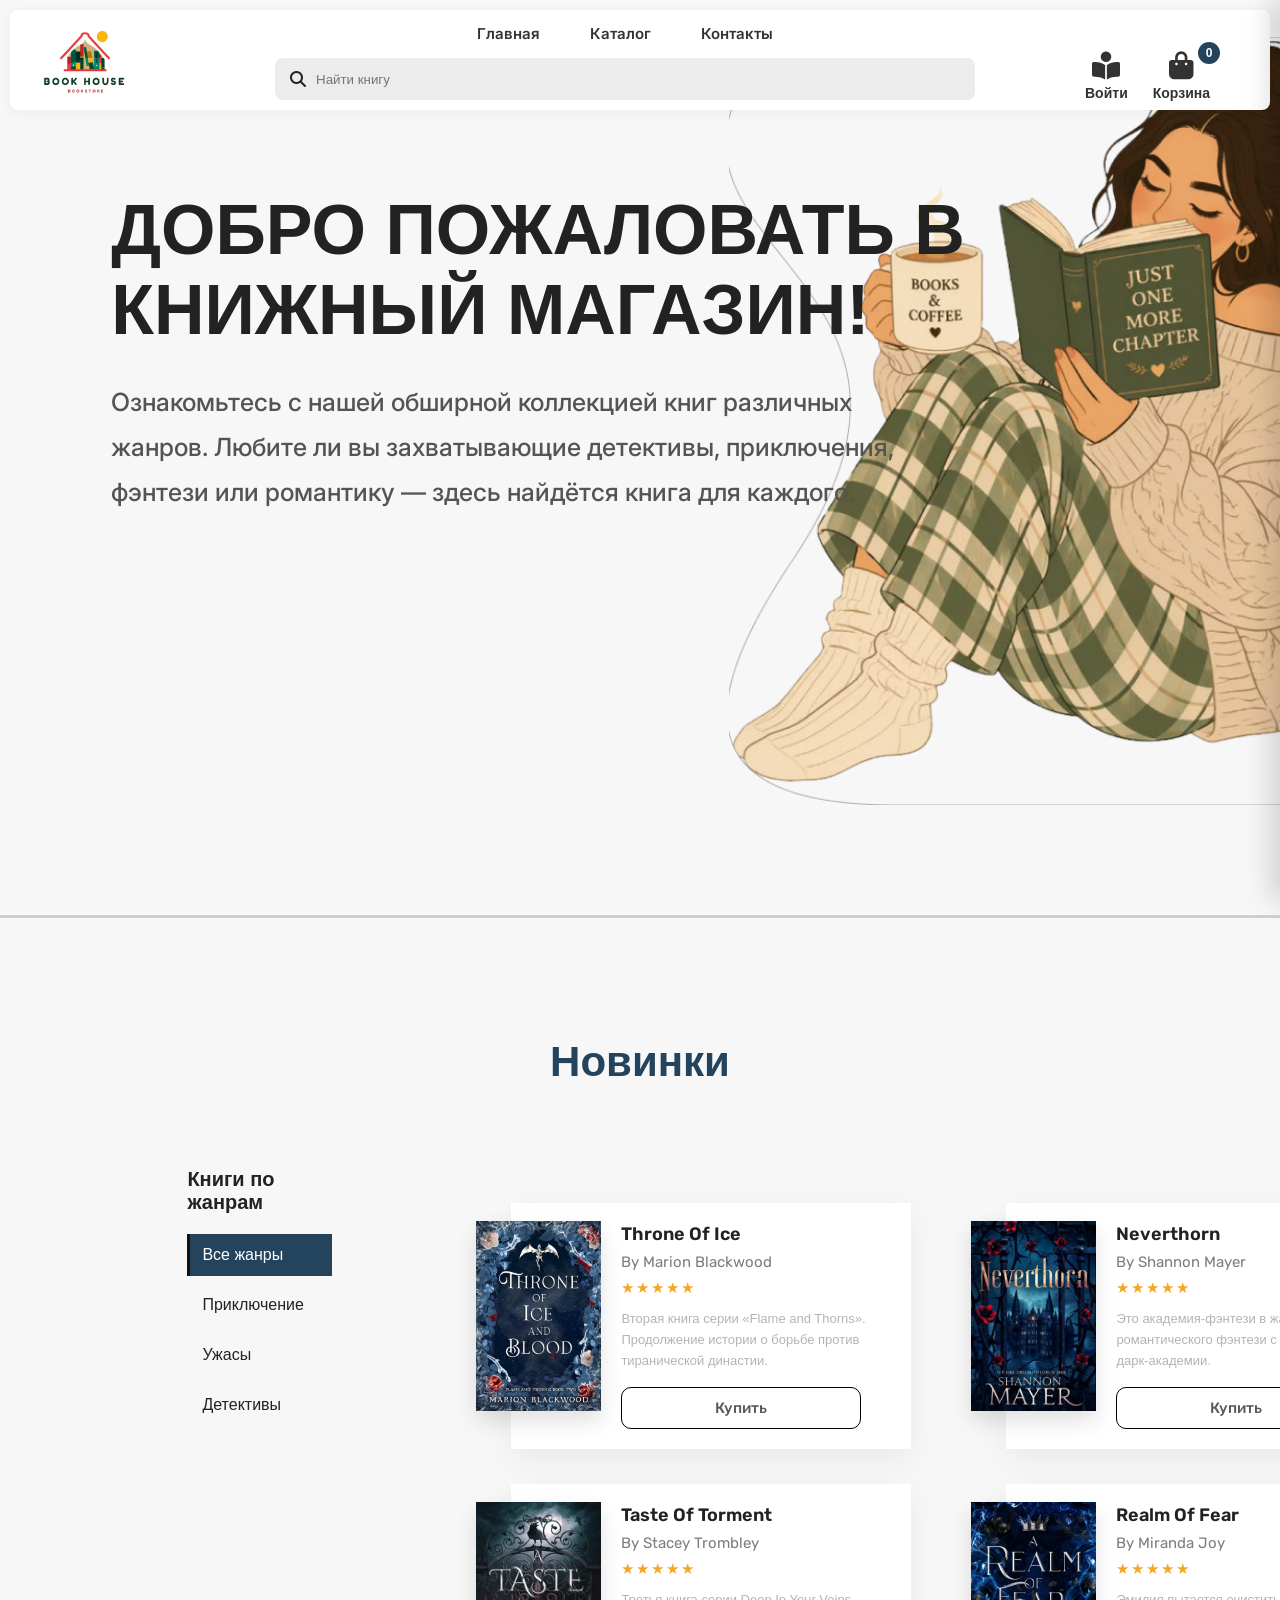
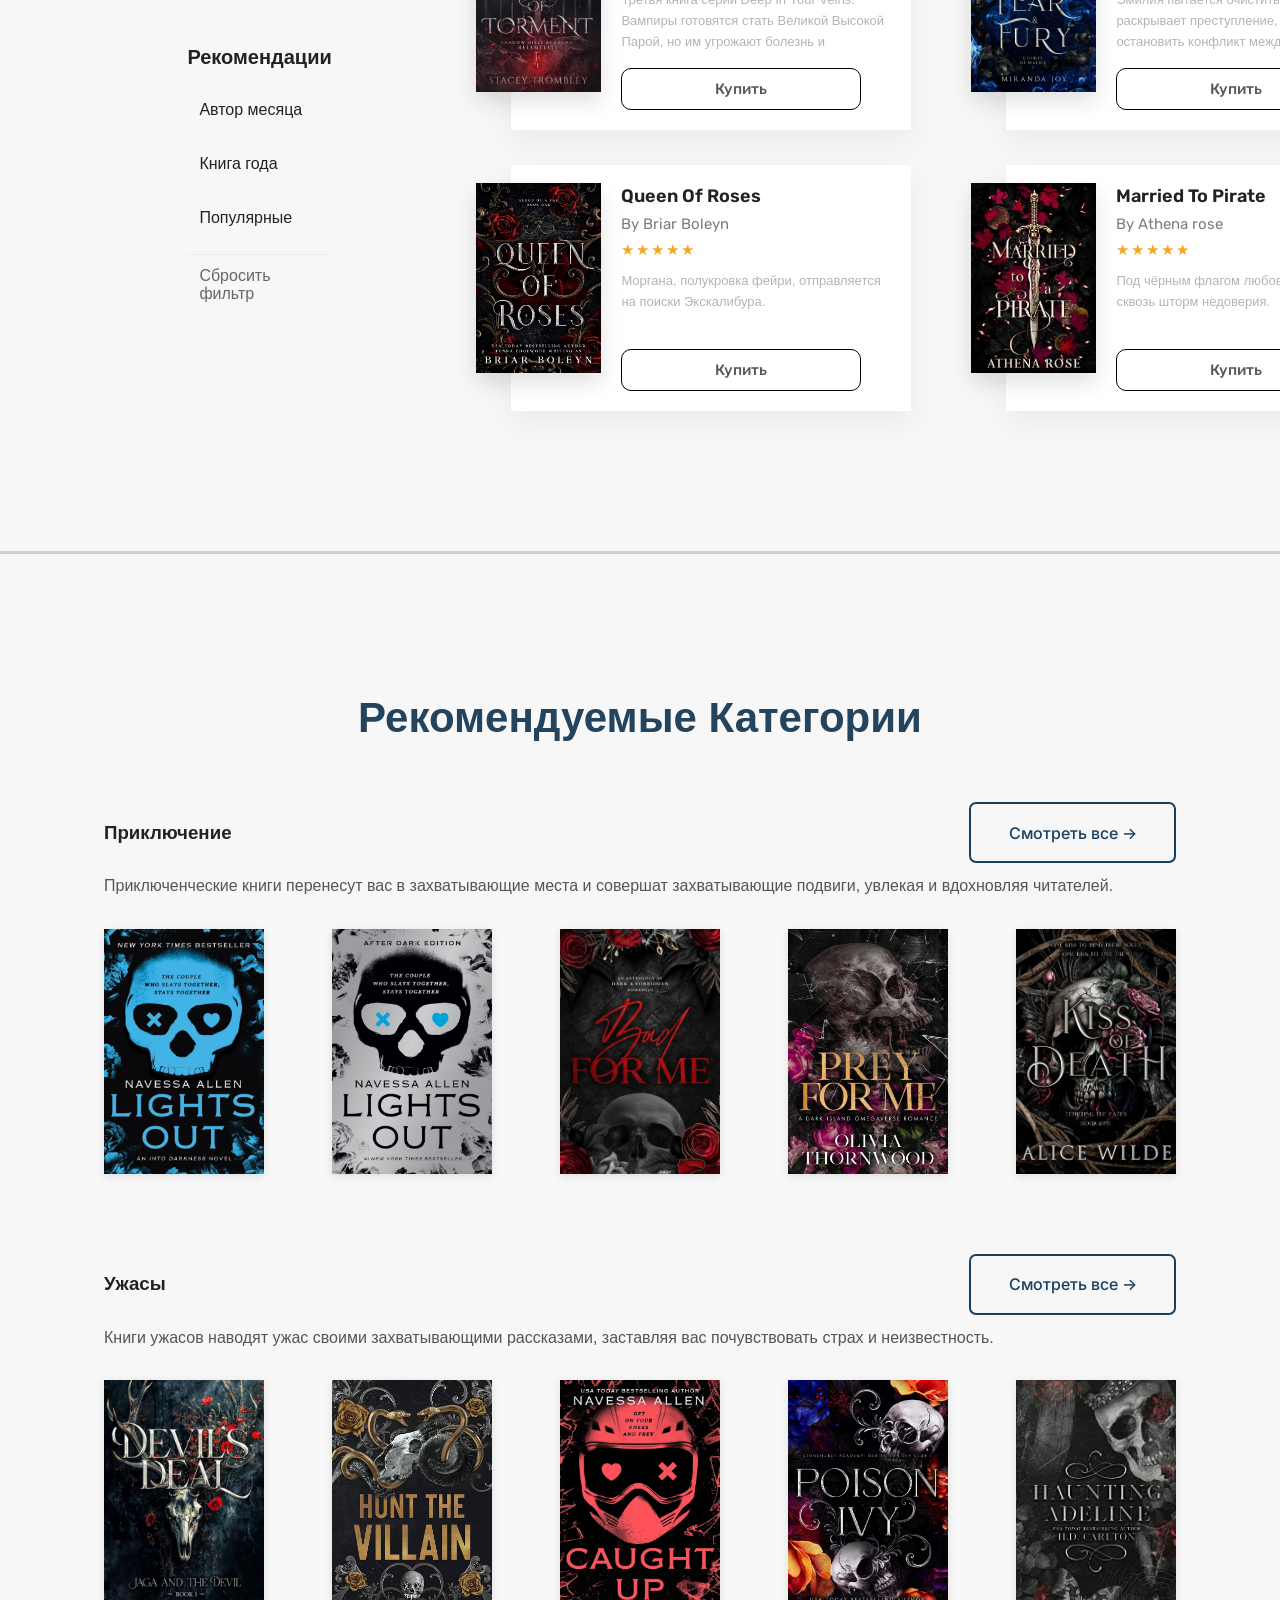
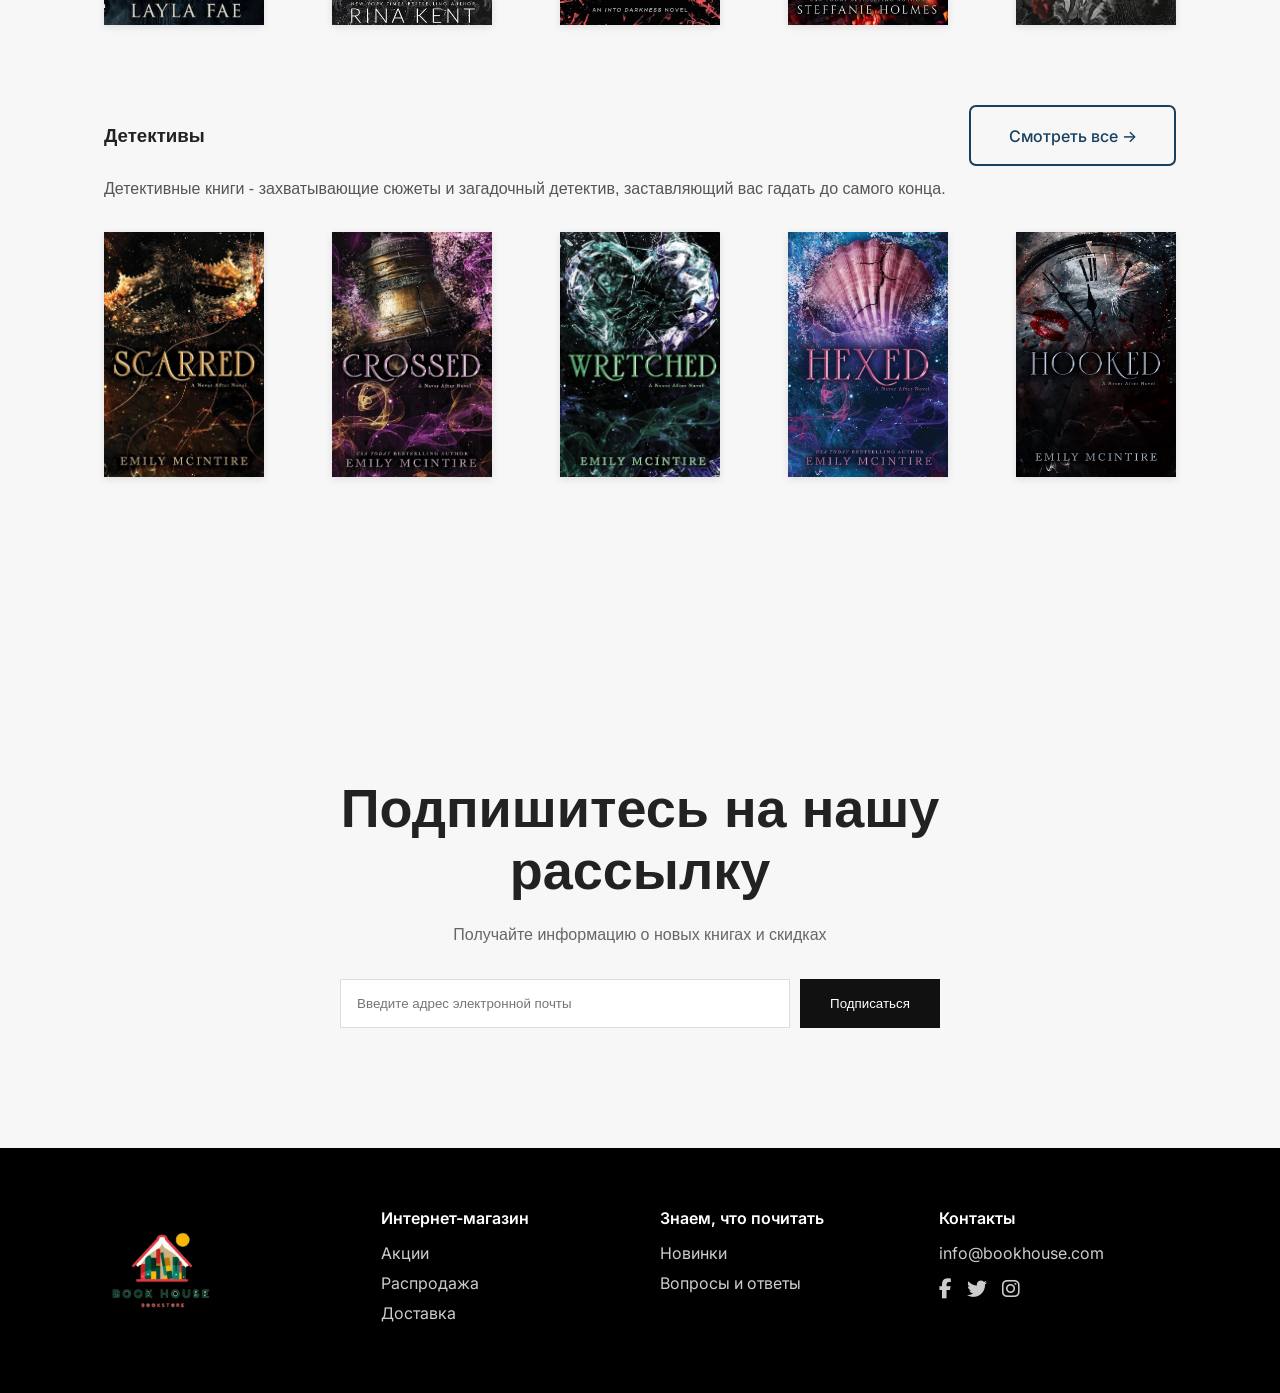
<file: index.html>
<!DOCTYPE html>
<html lang="ru">

<head>

    <meta charset="UTF-8">

    <meta
        name="viewport"
        content="width=device-width, initial-scale=1.0">

    <title>Book House</title>

    <link rel="stylesheet" href="style.css">

    <link
        rel="stylesheet"
        href="https://cdnjs.cloudflare.com/ajax/libs/font-awesome/6.5.1/css/all.min.css">
        <link href="https://fonts.googleapis.com/css2?family=Rubik:wght@400;500;600&display=swap" rel="stylesheet">
        <link href="https://fonts.googleapis.com/css2?family=Rambla:wght@400;700&display=swap">
        <link href="https://fonts.googleapis.com/css2?family=Karla:wght@400;700&display=swap">
        <link href="https://fonts.googleapis.com/css2?family=Inter:wght@400;500;600;700&display=swap" rel="stylesheet">
    </head>

<body>

<div class="overlay" id="overlay"></div>

<!-- HEADER -->

<header class="header">

    <div class="logo">

        <img src="logo.png" alt="logo">

    </div>
    <div class="header-center">
    <nav class="nav" id="nav">

        <a href="index.html">Главная</a>

        <a href="catalog.html">Каталог</a>

        <a href="#contacts">Контакты</a>

    </nav>

        <div class="search">

            <i class="fa-solid fa-magnifying-glass"></i>

            <input
                type="text"
                id="searchInput"
                placeholder="Найти книгу">

        </div>
    </div>
        <div class="header-right">

        <button class="header-icon">
            <i class="fa-solid fa-book-open-reader"></i>
            <span>Войти</span>
        </button>

        <button class="header-icon cart-btn"
        id="cartOpen">
        <i class="fa-solid fa-bag-shopping"></i>
        <span>Корзина</span>
        <span id="cartCount">0</span>

        </button>

        <button
            class="burger"
            id="burger">

            <i class="fa-solid fa-bars"></i>

        </button>

    </div>

</header>

<!-- CART -->

<div class="cart-sidebar" id="cartSidebar">
    <div class="cart-header">
        <h2>Корзина</h2>
        <button id="closeCart">×</button>
    </div>
    <div class="cart-items"></div>
    <div class="cart-footer">
        <button class="checkout-btn" id="checkoutBtn">Перейти к оплате →</button>
        <button class="clear-cart" id="clearCart">Очистить корзину</button>
    </div>
</div>

<!-- HERO -->

<section class="hero">

    <div class="hero-content">

        <h1><span>ДОБРО ПОЖАЛОВАТЬ В</span>
        <span>КНИЖНЫЙ МАГАЗИН!</span></h1>

        <p>

            Ознакомьтесь с нашей обширной
            коллекцией книг различных жанров.
            Любите ли вы захватывающие
            детективы, приключения,
            фэнтези или романтику —
            здесь найдётся книга для каждого.

        </p>

    </div>

    <div class="hero-image">

        <img
            src="hero.png"
            alt="">

    </div>

</section>

<div class="section-line"></div>
<!-- NEW BOOKS -->

<section
    class="new-books"
    id="new">

    <h2>

        Новинки

    </h2>

    <div class="products-layout">

        <aside class="sidebar">

            <h3>

                Книги по жанрам

            </h3>

            <ul>

                <li
                    class="filter active"
                    data-category="all">

                    Все жанры

                </li>

                <li
                    class="filter"
                    data-category="adventure">

                    Приключение

                </li>

                <li
                    class="filter"
                    data-category="horror">

                    Ужасы

                </li>

                <li
                    class="filter"
                    data-category="detective">

                    Детективы

                </li>

            </ul>

            <div class="recommend-menu">

                <h4>

                    Рекомендации

                </h4>

                <p data-recommend="author-month" class="recommend-author">Автор месяца</p>
                <p data-recommend="book-of-year" class="recommend-book-year">Книга года</p>
                <p data-recommend="popular" class="recommend-popular">Популярные</p>
                 <p class="reset-recommend">Сбросить фильтр</p>
            </div>

        </aside>

        <div class="products">


            <div
                class="card"
                data-category="adventure"
                data-recommend="book-of-year"
                data-id="1"
                data-name="Throne Of Ice"
                data-image="images/book1.jpg">

                <img
                    src="book1.jpg">

                <div class="card-info">

                    <h3>Throne Of Ice</h3>
                      <span class="author">By Marion Blackwood</span>
                       <div class="rating">★★★★★</div>
                    <p>Вторая книга серии «Flame and Thorns».
        Продолжение истории о борьбе против
        тиранической династии.

                    </p>

                    <button class="buy-btn">

                        Купить

                    </button>

                </div>

            </div>


            <div
                class="card"
                data-category="adventure"
                data-recommend="popular"
                data-id="2"
                data-name="Neverthorn"
                data-image="images/book2.jpg">

                <img
                    src="book2.jpg">

                <div class="card-info">

                    <h3>

                        Neverthorn

                    </h3>
                    <span class="author">
                        By Shannon Mayer
                    </span>
                    <div class="rating">
        ★★★★★
    </div>
                    <p>Это академия-фэнтези в жанре романтического фэнтези с элементами дарк-академии. 

                    </p>

                    <button class="buy-btn">

                        Купить

                    </button>

                </div>

            </div>


            <div
                class="card"
                data-category="horror"
                data-recommend="author-month"
                data-id="3"
                data-name="Taste Of Torment"
                data-image="book3.jpg">

                <img
                    src="book3.jpg">

                <div class="card-info">

                    <h3>

                        Taste Of Torment

                    </h3>
                    <span class="author">
                        By Stacey Trombley
                    </span>
                     <div class="rating">
        ★★★★★
    </div>
                    <p>Третья книга серии Deep In Your Veins. Вампиры  готовятся стать Великой Высокой Парой, но им угрожают болезнь и недоброжелатели.

                    </p>

                    <button class="buy-btn">

                        Купить

                    </button>

                </div>

            </div>


            <div
                class="card"
                data-category="horror"
                data-recommend="popular"
                data-id="4"
                data-name="Realm Of Fear"
                data-image="book4.jpg">

                <img
                    src="book4.jpg">

                <div class="card-info">

                    <h3>

                        Realm Of Fear

                    </h3>
                     <span class="author">
                        By Miranda Joy
                     </span>
                     <div class="rating">
        ★★★★★
    </div>
                    <p>Эмилия пытается очистить имя сестры и  раскрывает преступление, чтобы остановить конфликт между ведьмами и Террифайерами.

                    </p>

                    <button class="buy-btn">

                        Купить

                    </button>

                </div>

            </div>

            <div
                class="card"
                data-category="detective"
                data-recommend="author-month"
                data-id="5"
                data-name="Queen Of Roses"
                data-image="book5.jpg">

                <img
                    src="book5.jpg">

                <div class="card-info">

                    <h3>

                        Queen Of Roses

                    </h3>
                    <span class="author">
                        By  Briar Boleyn
                    </span>
                     <div class="rating">
        ★★★★★
    </div>
                    <p>Моргана, полукровка  фейри,  отправляется на поиски Экскалибура.

                    </p>

                    <button class="buy-btn">

                        Купить

                    </button>

                </div>

            </div>


            <div
                class="card"
                data-category="detective"
                data-recommend="book-of-year"
                data-id="6"
                data-name="Married To Pirate"
                data-image="book6.jpg">

                <img
                    src="book6.jpg">

                <div class="card-info">

                    <h3>

                        Married To Pirate

                    </h3>
                    <span class="author">
                        By Athena rose
                    </span>
                      <div class="rating">
        ★★★★★
    </div>
                    <p>Под чёрным флагом любовь пробивается сквозь шторм недоверия.

                    </p>

                    <button class="buy-btn">

                        Купить

                    </button>

                </div>

            </div>

        </div>

    </div>

</section>
<div class="section-line2"></div>


<section class="categories">

    <h2>

        Рекомендуемые Категории

    </h2>

    <div class="category-block">

        <div class="category-header">

            <h3>Приключение</h3>

            <a href="catalog.html?category=adventure"><button>Смотреть все →</button></a>

        </div>
        <p>Приключенческие книги перенесут вас в захватывающие места и совершат захватывающие подвиги, увлекая и вдохновляя читателей.</p>

        <div class="books-row">

            <img src="book7.jpg">
            <img src="book8.jpg">
            <img src="book9.jpg">
            <img src="book10.jpg">
            <img src="book11.jpg">

        </div>

    </div>

    <div class="category-block">

        <div class="category-header">

            <h3>Ужасы</h3>

            <a href="catalog.html?category=horror"><button>Смотреть все →</button></a>

        </div>
        <p>Книги ужасов наводят ужас своими захватывающими рассказами, заставляя вас почувствовать страх и неизвестность.</p>

        <div class="books-row">

            <img src="book12.jpg">
            <img src="book13.jpg">
            <img src="book14.jpg">
            <img src="book15.jpg">
            <img src="book16.jpg">

        </div>

    </div>

    <div class="category-block">

        <div class="category-header">

            <h3>Детективы</h3>

            <a href="catalog.html?category=detective"><button>Смотреть все →</button></a>

        </div>
        <p>Детективные книги - захватывающие сюжеты и загадочный детектив, заставляющий вас гадать до самого конца.</p>

        <div class="books-row">

            <img src="book17.jpg">
            <img src="book18.jpg">
            <img src="book19.jpg">
            <img src="book20.jpg">
            <img src="book21.jpg">

        </div>

    </div>

</section>

<!-- NEWSLETTER -->

<section
    class="newsletter"
    id="newsletter">

    <h2>

        Подпишитесь на нашу рассылку

    </h2>

    <p>

        Получайте информацию
        о новых книгах и скидках

    </p>

    <form>

        <input
            type="email"
            placeholder="Введите адрес электронной почты">

        <button>

            Подписаться

        </button>

    </form>

</section>

<!-- FOOTER -->

<footer
    class="footer"
    id="contacts">

    <div>

        <img
            src="logo.png"
            class="footer-logo">

    </div>

    <div>

        <h4>

            Интернет-магазин

        </h4>

        <p>Акции</p>
        <p>Распродажа</p>
        <p>Доставка</p>

    </div>

    <div>

        <h4>

            Знаем, что почитать

        </h4>

        <p>Новинки</p>
        <p>Вопросы и ответы</p>

    </div>

    <div>

        <h4>

            Контакты

        </h4>

        <p>

            info@bookhouse.com

        </p>
        <div class="social-icons">
        <a href="#"><i class="fa-brands fa-facebook-f"></i></a>
        <a href="#"><i class="fa-brands fa-twitter"></i></a>
        <a href="#"><i class="fa-brands fa-instagram"></i></a>
    </div>

    </div>

</footer>

<script src="script.js"></script>

</body>
</html>
</file>
<file: style.css>
* {
    margin: 0;
    padding: 0;
    box-sizing: border-box;
    font-family: 'Segoe UI', sans-serif;
    scroll-behavior: smooth;
}

body {
    background: #f7f7f7;
    color: #222;
    overflow-x: hidden;
}

/* ===== SCROLL ===== */
::-webkit-scrollbar {
    width: 8px;
}

::-webkit-scrollbar-thumb {
    background: #24435d;
    border-radius: 20px;
}

/* ===== OVERLAY ===== */
.overlay {
    position: fixed;
    inset: 0;
    background: rgba(0, 0, 0, .45);
    opacity: 0;
    visibility: hidden;
    transition: .3s;
    z-index: 998;
}

.overlay.active {
    opacity: 1;
    visibility: visible;
}

/* ===== HEADER ===== */
.header {
    max-width: 1400px;
    width: calc(100% - 20px);
    margin: 10px auto 0;
    border-radius: 8px;
    background: #fff;
    padding: 0 25px;
    height: 100px;
    min-height: 60px;
    position: sticky;
    top: 10px;
    z-index: 999;
    box-shadow: 0 2px 12px rgba(0, 0, 0, .05);
    display: grid;
    grid-template-columns: 130px 1fr 160px;
    align-items: center;
    transition: all 0.3s ease;
}
.header.sticky {
    top: 0;
    margin-top: 0;
    width: calc(100% - 20px);
    width: 1400px;
    max-width: 100%;
    border-radius: 8px;
    max-width: 1400px;
    min-height: 60px;
}


.logo img {
    height: 100px;
    width: auto;
}

.nav {
    display: flex;
    justify-content: center;
    gap: 50px;
    margin-bottom: 15px;
}

.nav a {
    text-decoration: none;
    color: #333;
    font-size: 15px;
    font-weight: 500;
    transition: .3s;
    font-family: 'Inter', sans-serif;
    font-weight: 600;
}

.nav a:hover {
    color: #24435d;
}

.header-right {
    display: flex;
    gap: 25px;
    align-items: flex-end;
    padding-top: 28px;
}

.header-center {
    display: flex;
    flex-direction: column;
    justify-content: center;
}


.search {
    width: 100%;
    max-width: 700px;
    height: 42px;
    margin: auto;
    display: flex;
    align-items: center;
    gap: 10px;
    background: #ececec;
    padding: 0 15px;
    border-radius: 8px;
}

.search input {
    width: 100%;
    border: none;
    outline: none;
    background: none;
}

.header-icon {
    display: flex;
    flex-direction: column;
    align-items: center;
    gap: 5px;
    border: none;
    background: none;
    cursor: pointer;
    font-size: 14px;
    font-family: 'Inter', sans-serif;
    color: #333;
    font-weight: 600;
}

.header-icon i {
    font-size: 28px;
}

#cartCount {
    position: absolute;
    right: -10px;
    top: -10px;
    width: 22px;
    height: 22px;
    border-radius: 50%;
    background: #24435d;
    color: #fff;
    font-size: 12px;
    display: flex;
    justify-content: center;
    align-items: center;
}

.burger {
    display: none;
    font-size: 26px;
    background: none;
    border: none;
    cursor: pointer;
}

/* ===== CART ===== */
.cart-sidebar {
    position: fixed;
    top: 0;
    right: -430px;
    width: 430px;
    height: 100vh;
    background: #fff;
    z-index: 9999;
    display: flex;
    flex-direction: column;
    transition: .4s;
    box-shadow: -10px 0 25px rgba(0, 0, 0, .15);
}

.cart-sidebar.active {
    right: 0;
}

.cart-header {
    padding: 25px;
    display: flex;
    justify-content: space-between;
    align-items: center;
    border-bottom: 1px solid #eee;
}

.cart-header h2 {
    font-size: 24px;
    font-family: 'Inter', sans-serif;
}

.cart-header button {
    border: none;
    background: none;
    font-size: 30px;
    cursor: pointer;
}

.cart-items {
    flex: 1;
    overflow: auto;
    padding: 20px;
}

.cart-item {
    display: flex;
    gap: 15px;
    align-items: center;
    margin-bottom: 20px;
    padding-bottom: 20px;
    border-bottom: 1px solid #eee;
}

.cart-item img {
    width: 70px;
    height: 100px;
    object-fit: cover;
    border-radius: 6px;
}

.cart-footer {
    padding: 20px;
    border-top: 1px solid #eee;
}

.clear-cart {
    width: 100%;
    padding: 14px;
    border: none;
    background: #24435d;
    color: #fff;
    cursor: pointer;
    border-radius: 8px;
}

.remove-item {
    background: none;
    border: 1px solid #ddd;
    color: #666;
    padding: 6px 12px;
    border-radius: 6px;
    cursor: pointer;
    font-family: 'Inter', sans-serif;
    font-size: 12px;
    transition: .3s;
}

.remove-item:hover {
    background: #24435d;
    border-color: #24435d;
    color: white;
}

.cart-footer {
    padding: 20px;
    border-top: 1px solid #eee;
    display: flex;
    flex-direction: column;
    gap: 12px;
}

.checkout-btn {
    width: 100%;
    padding: 14px;
    border: none;
    background: #24435d;
    color: #fff;
    cursor: pointer;
    border-radius: 8px;
    font-family: 'Inter', sans-serif;
    font-weight: 500;
    transition: .3s;
}

.checkout-btn:hover {
    background: #173F5F;
}

.clear-cart {
    width: 100%;
    padding: 14px;
    border: 1px solid #ddd;
    background: transparent;
    color: #666;
    cursor: pointer;
    border-radius: 8px;
    font-family: 'Inter', sans-serif;
    font-weight: 500;
    transition: .3s;
}

.clear-cart:hover {
    background: #ff4d4d;
    border-color: #ff4d4d;
    color: white;
}

.remove-item {
    background: none;
    border: 1px solid #ddd;
    color: #666;
    padding: 6px 12px;
    border-radius: 6px;
    cursor: pointer;
    font-family: 'Inter', sans-serif;
    font-size: 12px;
    transition: .3s;
}

.remove-item:hover {
    background: #24435d;
    border-color: #24435d;
    color: white;
}

/* ===== HERO ===== */
.hero {
    position: relative;
    width: 92%;
    max-width: 1450px;
    margin: 0 auto;
    display: flex;
    align-items: center;
    overflow: visible;
    padding-left: 60px;
}

.hero-content {
    position: relative;
    z-index: 2;
    margin-top: 80px;
}

.hero-content h1 {
    font-size: 70px;
    line-height: 1.0.5;
    font-weight: 600;
    margin-bottom: 30px;
    font-family: 'Rubik', sans-serif;
    font-weight: 800;
}

.hero-content p {
    font-size: 25px;
    line-height: 1.8;
    color: #545454;
    font-family: 'Inter', sans-serif;
    font-weight: 500;
    max-width: 800px;
}

.hero-content h1 span {
    display: block;
}

.hero-image {
    position: absolute;
    right: -200px;
    bottom: -290px;
    z-index: 1;
}

.hero-image img {
    width: 700px;
    max-width: none;
    display: block;
}

@keyframes float {
    0% {
        transform: translateY(0px);
    }
    50% {
        transform: translateY(-15px);
    }
    100% {
        transform: translateY(0px);
    }
}

/* ===== NEW BOOKS ===== */
.new-books {
    padding: 80px 8%;
}

.new-books h2 {
    text-align: center;
    font-size: 42px;
    margin-bottom: 117px;
    color: #24435d;
}

.products-layout {
    display: grid;
    grid-template-columns: 230px 1fr;
    column-gap: 179px;
    padding-left: 0;
    margin-left: 0;
}

/* ===== SIDEBAR ===== */
.sidebar {
    margin-top: -55px;
    padding-top: 20px;
    margin-left: 85px;
}

.sidebar h3 {
    margin-bottom: 20px;
}

.sidebar h3,
.recommend-menu h4 {
    font-family: 'Karla', sans-serif;
    font-weight: 700;
    font-size: 20px;
}

.sidebar li,
.recommend-menu p {
    font-family: 'Karla', sans-serif;
    font-weight: 400;
    font-size: 16px;
}

.sidebar ul {
    list-style: none;
}

.sidebar li {
    padding: 12px;
    cursor: pointer;
    margin-bottom: 8px;
    transition: .3s;
    border-left: 3px solid transparent;
}

.sidebar li:hover {
    background: #f0f4f8;
}

.sidebar li.active {
    background: #24435d;
    color: white;
    border-left: 3px solid #111;
}

.recommend-menu {
    margin-top: 220px;
}

.recommend-menu h4 {
    margin-bottom: 20px;
}

.recommend-menu p {
    margin-bottom: 12px;
    cursor: pointer;
    transition: .3s;
    padding: 12px;
}

.recommend-menu p:hover {
    background: #f0f4f8;
    color: #24435d;
}

.recommend-menu p.active-recommend {
    background: #24435d;
    color: white;
}

.reset-recommend {
    margin-top: 15px;
    color: #666;
    font-size: 14px;
    border-top: 1px solid #eee;
    padding-top: 15px;
}

.reset-recommend:hover {
    color: #24435d;
}

/* ===== PRODUCTS ===== */
.products {
    display: grid;
    grid-template-columns: repeat(2, 430px);
    row-gap: 35px;
    column-gap: 65px;
    justify-content: center;
}

.card {
    position: relative;
    background: #fff;
    width: 400px;
    height: auto;
    max-height: 280px;
    padding: 20px 20px 20px 110px;
    border-radius: 0;
    overflow: visible;
    box-shadow: 0 10px 30px rgba(0, 0, 0, .06);
    transition: transform 0.35s ease, box-shadow 0.3s ease;
}

.card.hidden {
    opacity: 0;
    transform: scale(0.95);
    pointer-events: none;
    transition: opacity 0.25s ease, transform 0.25s ease;
    display: none !important;
}

.card:hover {
    transform: translateY(-8px);
}

.card img {
    position: absolute;
    left: -35px;
    top: 18px;
    width: 125px;
    height: 190px;
    object-fit: cover;
    box-shadow: 0 10px 20px rgba(0, 0, 0, .12);
}

.card-info {
    display: flex;
    flex-direction: column;
    height: 100%;
}

.card-info h3 {
    font-family: 'Rubik', sans-serif;
    font-size: 18px;
    font-weight: 600;
    margin-bottom: 8px;
}

.cart-btn {
    position: relative;
}

.author {
    font-family: 'Rubik', sans-serif;
    color: #7d7d7d;
    font-size: 15px;
    margin-bottom: 8px;
    display: block;
}

.rating {
    color: #f5a623;
    font-size: 15px;
    letter-spacing: 2px;
    margin-bottom: 12px;
}

.card-info p {
    font-family: 'Rambla', sans-serif;
    font-size: 13px;
    line-height: 1.6;
    color: #b4b4b4;
    min-height: 60px;
    max-height: 60px;
    overflow: hidden;
    margin-bottom: 18px;
}

.section-line {
    width: 1400px;
    max-width: 1400px;
    height: 3px;
    background: #d2cece;
    margin: 400px auto 40px;
}

.section-line2 {
    width: 1400px;
    max-width: 1400px;
    height: 3px;
    background: #d2cece;
    margin: 60px auto 40px;
}

.buy-btn {
    width: 240px;
    height: 42px;
    font-size: 15px;
    font-family: 'Rubik', sans-serif;
    font-weight: 500;
    margin-top: auto;
    background: white;
    color: #5B5A5A;
    border: 1px solid #000;
    cursor: pointer;
    transition: .3s;
    border-radius: 10px;
}

.buy-btn:hover {
    background: #24435d;
    color: white;
}

.buy-btn.added {
    background: #27ae60;
    border-color: #27ae60;
    color: white;
}

/* ===== CATEGORIES ===== */
.category-block p {
    margin-top: 0;
    margin-bottom: 30px;
    font-size: 16px;
    line-height: 1.6;
    color: #555;
    width: 100%;
    max-width: 1072px;
    text-align: left;
}

.categories {
    padding: 100px 8%;
}

.categories h2 {
    text-align: center;
    font-size: 42px;
    margin-bottom: 60px;
    color: #24435d;
}

.category-block {
    margin-bottom: 80px;
    display: flex;
    flex-direction: column;
    align-items: center;
}

.category-header {
    display: flex;
    justify-content: space-between;
    align-items: center;
    margin-bottom: 10px;
    width: 100%;
    max-width: 1072px;
}

.category-header button {
    background: transparent;
    border: 2px solid #173F5F;
    color: #173F5F;
    font-family: 'Inter', sans-serif;
    font-size: 16px;
    font-weight: 500;
    width: 207px;
    height: 61px;
    border-radius: 7px;
    cursor: pointer;
    transition: .3s;
    display: inline-flex;
    align-items: center;
    justify-content: center;
    gap: 8px;
}

.category-header button:hover {
    background: #173F5F;
    color: white;
    transform: translateX(5px);
}

.books-row {
    display: flex;
    gap: 68px;
    justify-content: center;
    flex-wrap: wrap;
}

.books-row img {
    width: 160px;
    height: 245px;
    object-fit: cover;
    border-radius: 0;
    cursor: pointer;
    transition: .3s;
    box-shadow: 0 2px 8px rgba(0, 0, 0, .1);
}

.books-row img:hover {
    transform: scale(1.05);
    box-shadow: 0 4px 12px rgba(0, 0, 0, .2);
}

/* ===== NEWSLETTER ===== */
.newsletter {
    padding: 120px 8%;
    text-align: center;
}

.newsletter h2 {
    font-size: 54px;
    max-width: 700px;
    margin: auto;
    margin-bottom: 25px;
}

.newsletter p {
    color: #666;
    margin-bottom: 35px;
}

.newsletter form {
    display: flex;
    justify-content: center;
    gap: 10px;
}

.newsletter input {
    width: 450px;
    padding: 16px;
    border: 1px solid #ddd;
}

.newsletter button {
    padding: 16px 30px;
    background: #111;
    color: #fff;
    border: none;
    cursor: pointer;
}

/* ===== FOOTER ===== */
.footer {
    background: #000;
    color: white;
    padding: 60px 8%;
    display: grid;
    grid-template-columns: repeat(4, 1fr);
    gap: 40px;
}

.footer-logo {
    width: 120px;
}

.footer h4 {
    margin-bottom: 15px;
    font-family: 'Inter', sans-serif;
    font-weight: 600;
}

.footer p {
    margin-bottom: 10px;
    color: #ccc;
    font-family: 'Inter', sans-serif;
    font-weight: 400;
    cursor: pointer;
}

.social-icons {
    display: flex;
    gap: 15px;
    margin-top: 15px;
}

.social-icons a {
    color: #ccc;
    font-size: 20px;
    transition: .3s;
}

.social-icons a:hover {
    color: white;
}

/* ===== CATALOG PAGE ===== */
.catalog-page {
    max-width: 1400px;
    margin: 40px auto;
    padding: 0 20px;
}

.catalog-header {
    display: flex;
    justify-content: space-between;
    align-items: center;
    margin-bottom: 40px;
    flex-wrap: wrap;
    gap: 20px;
}

.catalog-header h1 {
    font-family: 'Rubik', sans-serif;
    font-size: 36px;
    color: #24435d;
}

.sorting {
    display: flex;
    align-items: center;
    gap: 15px;
    font-family: 'Inter', sans-serif;
}

.sorting label {
    font-weight: 500;
    color: #333;
}

.sorting select {
    padding: 10px 15px;
    border: 1px solid #ddd;
    border-radius: 8px;
    font-family: 'Inter', sans-serif;
    background: white;
    cursor: pointer;
}

/* ТАКИЕ ЖЕ КАРТОЧКИ КАК НА ГЛАВНОЙ */
.catalog-products {
    display: grid;
    grid-template-columns: repeat(2, 430px);
    row-gap: 35px;
    column-gap: 65px;
    justify-content: center;
}

.catalog-card {
    position: relative;
    background: #fff;
    width: 400px;
    height: auto;
    max-height: 280px;
    padding: 20px 20px 20px 110px;
    border-radius: 0;
    overflow: visible;
    box-shadow: 0 10px 30px rgba(0, 0, 0, .06);
    transition: transform 0.35s ease, box-shadow 0.3s ease;
}

.catalog-card:hover {
    transform: translateY(-8px);
}

.catalog-card img {
    position: absolute;
    left: -35px;
    top: 18px;
    width: 125px;
    height: 190px;
    object-fit: cover;
    box-shadow: 0 10px 20px rgba(0, 0, 0, .12);
}

.catalog-card-info {
    display: flex;
    flex-direction: column;
    height: 100%;
}

.catalog-card-info h3 {
    font-family: 'Rubik', sans-serif;
    font-size: 18px;
    font-weight: 600;
    margin-bottom: 8px;
}

.catalog-card-info .author {
    font-family: 'Rubik', sans-serif;
    color: #7d7d7d;
    font-size: 15px;
    margin-bottom: 8px;
    display: block;
}

.catalog-card-info .rating {
    color: #f5a623;
    font-size: 15px;
    letter-spacing: 2px;
    margin-bottom: 12px;
}

.catalog-card-info p {
    font-family: 'Rambla', sans-serif;
    font-size: 13px;
    line-height: 1.6;
    color: #b4b4b4;
    min-height: 60px;
    max-height: 60px;
    overflow: hidden;
    margin-bottom: 18px;
}

.card-footer {
    display: flex;
    justify-content: space-between;
    align-items: center;
    margin-top: auto;
    gap: 10px;
}

.price {
    font-family: 'Rubik', sans-serif;
    font-size: 18px;
    font-weight: 700;
    color: #24435d;
}

.buy-btn-catalog {
    width: 150px;
    height: 42px;
    font-size: 15px;
    font-family: 'Rubik', sans-serif;
    font-weight: 500;
    background: white;
    color: #5B5A5A;
    border: 1px solid #000;
    cursor: pointer;
    transition: .3s;
    border-radius: 10px;
}

.buy-btn-catalog:hover {
    background: #24435d;
    color: white;
}

/* Адаптив для каталога */
@media (max-width: 1200px) {
    .catalog-products {
        grid-template-columns: 1fr;
        justify-items: center;
    }
}

@media (max-width: 768px) {
    .catalog-header {
        flex-direction: column;
        text-align: center;
    }
    
    .catalog-card {
        width: 100%;
        max-width: 350px;
        padding: 20px;
        text-align: center;
    }
    
    .catalog-card img {
        position: static;
        margin: 0 auto 15px;
    }
    
    .card-footer {
        flex-direction: column;
        gap: 10px;
    }
    
    .buy-btn-catalog {
        width: 100%;
    }
}

@media (max-width: 768px) {
    .catalog-header {
        flex-direction: column;
        text-align: center;
    }
    
    .catalog-products {
        grid-template-columns: 1fr;
    }
    
    .catalog-card {
        flex-direction: column;
        align-items: center;
        text-align: center;
    }
    
    .catalog-card img {
        width: 150px;
        height: 220px;
        margin-top: 15px;
    }
    
    .card-footer {
        flex-direction: column;
        gap: 10px;
    }
}

/* ===== MEDIA QUERIES ===== */
@media (max-width: 1200px) {
    .hero {
        grid-template-columns: 1fr;
        text-align: center;
    }
    .hero-content {
        margin: auto;
    }
    .hero-image {
        margin-top: 50px;
    }
    .products {
        grid-template-columns: 1fr;
    }
}

@media (max-width: 900px) {
    .search {
        display: none;
    }
    .burger {
        display: block;
    }
    .nav {
        position: fixed;
        top: 0;
        right: -100%;
        width: 280px;
        height: 100vh;
        background: #fff;
        display: flex;
        flex-direction: column;
        padding: 100px 30px;
        transition: .4s;
        z-index: 9999;
    }
    .nav.active {
        right: 0;
    }
    .products-layout {
        grid-template-columns: 1fr;
    }
    .sidebar {
        order: 2;
    }
}

@media (max-width: 768px) {
    .header {
        flex-wrap: wrap;
        gap: 20px;
    }
    .header-center {
        order: 3;
        width: 100%;
        margin: 0;
    }
    .nav {
        display: none;
    }
    .burger {
        display: block;
    }
    .hero {
        grid-template-columns: 1fr;
        text-align: center;
        padding: 40px 25px;
    }
    .hero-content h1 {
        font-size: 42px;
    }
    .hero-content p {
        font-size: 16px;
    }
    .hero-image {
        margin-top: 30px;
    }
    .newsletter h2 {
        font-size: 34px;
    }
    .newsletter form {
        flex-direction: column;
    }
    .newsletter input {
        width: 100%;
    }
    .footer {
        grid-template-columns: 1fr;
    }
    .cart-sidebar {
        width: 100%;
    }
    .books-row {
        gap: 30px;
    }
    .books-row img {
        width: 130px;
        height: 200px;
    }
}

@media (max-width: 576px) {
    .hero {
        padding: 50px 6%;
    }
    .new-books {
        padding: 50px 6%;
    }
    .categories {
        padding: 50px 6%;
    }
    .newsletter {
        padding: 70px 6%;
    }
    .hero-content h1 {
        font-size: 34px;
    }
    .card {
        grid-template-columns: 1fr;
        text-align: center;
    }
    .card img {
        width: 100%;
        height: 260px;
    }
}

@media (max-width: 900px) {
    .nav {
        position: fixed;
        top: 0;
        right: -280px;
        width: 280px;
        height: 100vh;
        background: #fff;
        flex-direction: column;
        justify-content: center;
        align-items: center;
        gap: 30px;
        transition: 0.4s;
        z-index: 9999;
        box-shadow: -5px 0 25px rgba(0,0,0,0.1);
    }
    .nav.active {
        right: 0;
    }
    .burger {
        display: block;
        z-index: 10000;
    }
}


@media (max-width: 768px) {
    .hero-image {
        display: none;
    }
    .hero {
        padding: 40px 20px;
        text-align: center;
        min-height: auto;
    }
    .hero-content h1 {
        font-size: 32px;
    }
    .hero-content p {
        font-size: 16px;
    }
}
@media (max-width: 768px) {
    .section-line, .section-line2 {
        display: none;
    }
}

@media (max-width: 576px) {
    .cart-sidebar {
        width: 100%;
        right: -100%;
    }
    .cart-sidebar.active {
        right: 0;
    }
}
</file>
